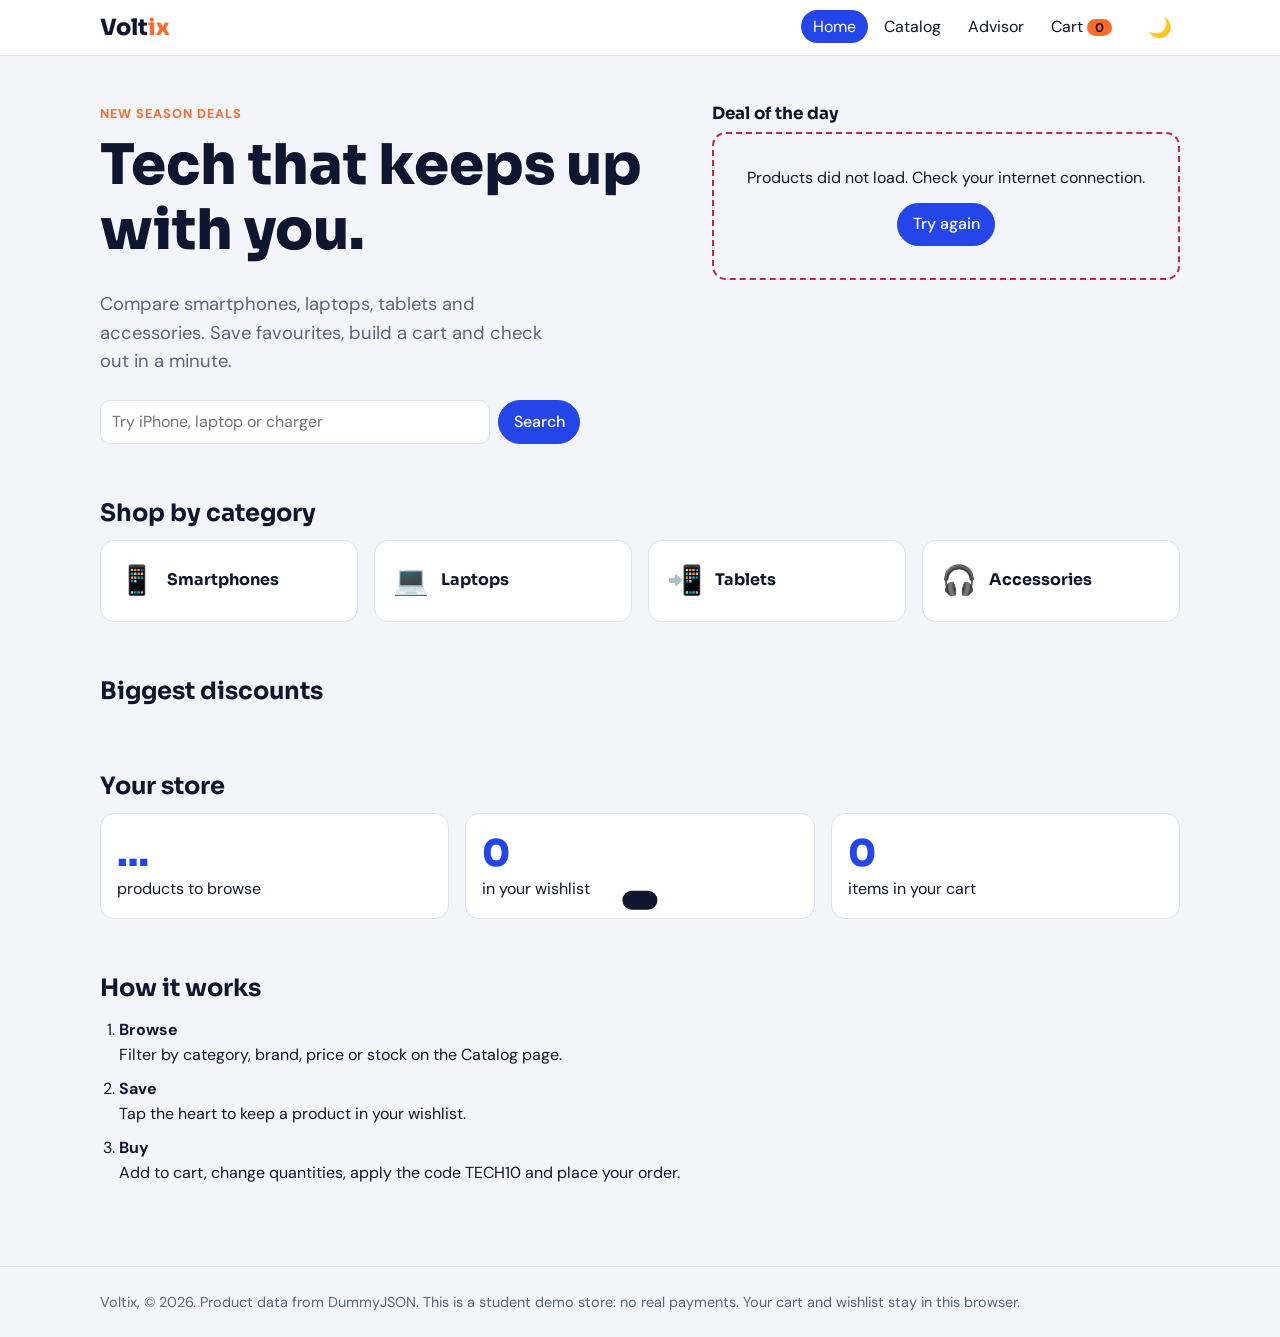
<file: techstore/index.html>
<!DOCTYPE html><html lang="en"><head><title>Voltix: phones, laptops and tablets</title><meta charset="utf-8"><meta name="viewport" content="width=device-width, initial-scale=1">
<link rel="preconnect" href="https://fonts.googleapis.com"><link rel="preconnect" href="https://fonts.gstatic.com" crossorigin>
<link href="https://fonts.googleapis.com/css2?family=Sora:wght@600;800&family=DM+Sans:wght@400;500;700&display=swap" rel="stylesheet">
<link rel="stylesheet" href="style.css"><script src="script.js" defer></script></head><body data-page="home">
<header class="site-header"><div class="wrap nav">
  <a class="logo" href="index.html">Volt<span>ix</span></a>
  <nav aria-label="Main"><a href="index.html" aria-current="page">Home</a><a href="products.html">Catalog</a><a href="advisor.html">Advisor</a><a href="cart.html">Cart <span class="pill" data-count="cart">0</span></a></nav>
  <button id="themeBtn" class="icon-btn" aria-label="Switch light or dark theme">🌙</button>
</div></header>
<main>
<section class="hero"><div class="wrap hero-grid">
  <div>
    <p class="eyebrow">New season deals</p>
    <h1>Tech that keeps up with you.</h1>
    <p class="lead">Compare smartphones, laptops, tablets and accessories. Save favourites, build a cart and check out in a minute.</p>
    <form class="hero-search" action="products.html" method="get" role="search">
      <label for="q" class="sr">Search products</label>
      <input id="q" name="q" type="search" placeholder="Try iPhone, laptop or charger" required>
      <button class="btn primary" type="submit">Search</button>
    </form>
  </div>
  <div><h2 class="small-h">Deal of the day</h2><div id="daily" aria-live="polite"></div></div>
</div></section>

<section class="wrap block"><h2>Shop by category</h2>
  <div class="cats">
    <a class="cat" href="products.html?cat=smartphones"><span>📱</span>Smartphones</a>
    <a class="cat" href="products.html?cat=laptops"><span>💻</span>Laptops</a>
    <a class="cat" href="products.html?cat=tablets"><span>📲</span>Tablets</a>
    <a class="cat" href="products.html?cat=mobile-accessories"><span>🎧</span>Accessories</a>
  </div></section>

<section class="wrap block"><h2>Biggest discounts</h2><div id="top" class="grid" aria-live="polite"></div></section>

<section class="wrap block"><h2>Your store</h2>
  <div class="stats">
    <div><strong data-count="products">…</strong><span>products to browse</span></div>
    <div><strong data-count="wish">0</strong><span>in your wishlist</span></div>
    <div><strong data-count="cart">0</strong><span>items in your cart</span></div>
  </div></section>

<section class="wrap block"><h2>How it works</h2>
  <ol class="steps">
    <li><b>Browse</b> Filter by category, brand, price or stock on the Catalog page.</li>
    <li><b>Save</b> Tap the heart to keep a product in your wishlist.</li>
    <li><b>Buy</b> Add to cart, change quantities, apply the code TECH10 and place your order.</li>
  </ol></section>
</main>
<footer class="site-footer"><div class="wrap">Voltix, © <span id="year"></span>. Product data from DummyJSON. This is a student demo store: no real payments. Your cart and wishlist stay in this browser.</div></footer>
<div id="toast" class="toast" role="status" aria-live="polite"></div><dialog id="modal" aria-label="Product details"></dialog></body></html>
</file>
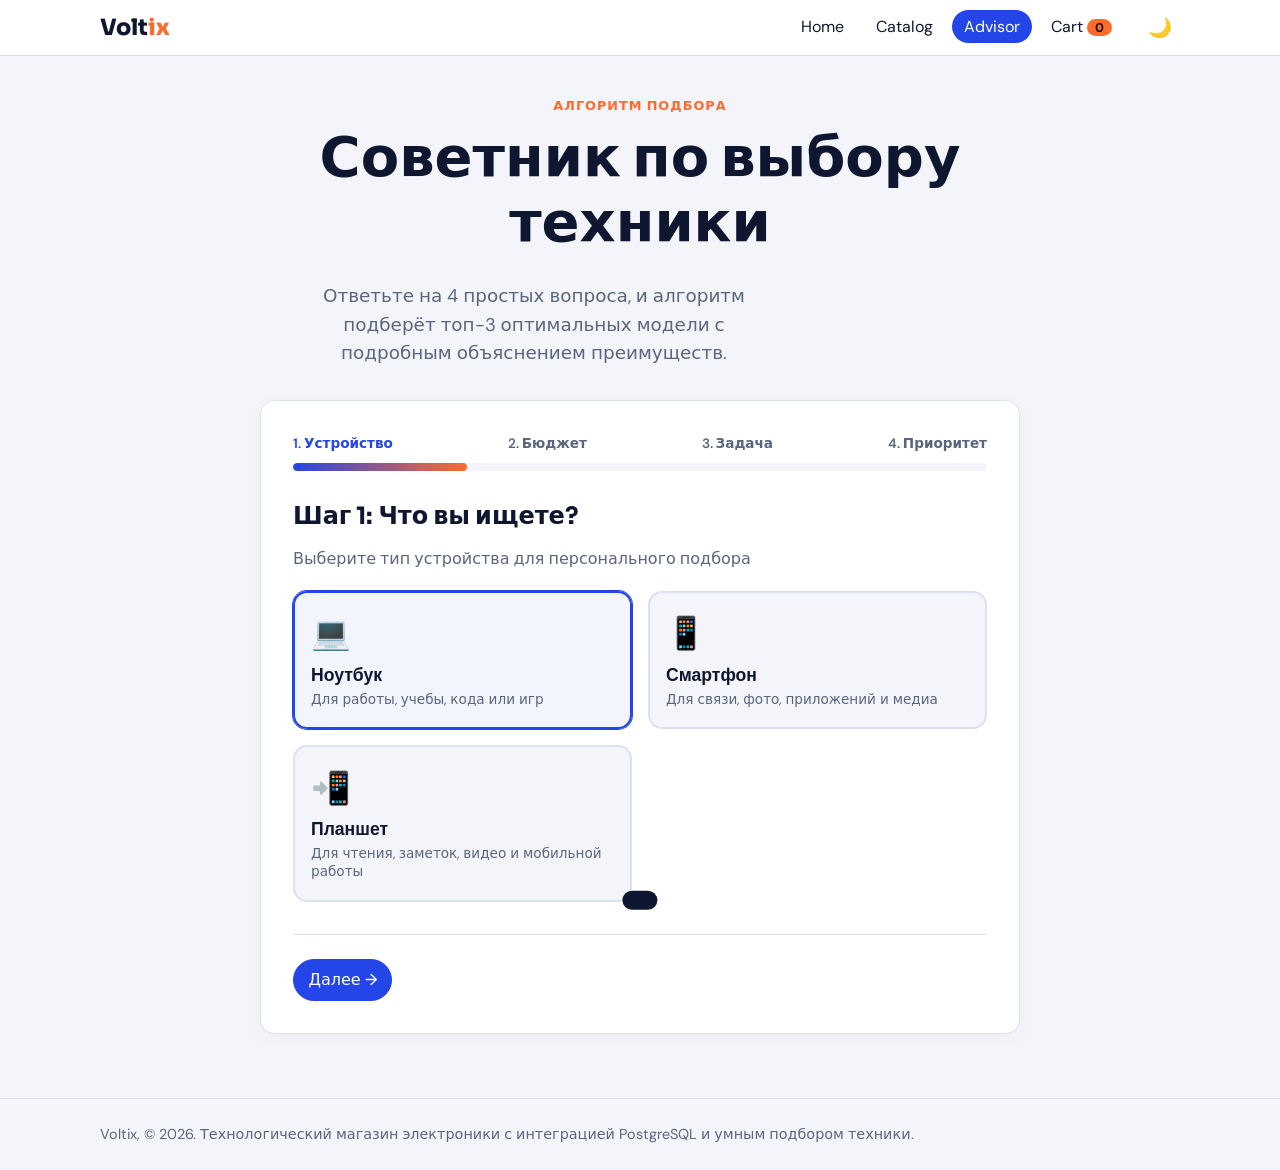
<file: techstore/advisor.html>
<!DOCTYPE html>
<html lang="ru">
<head>
  <title>Умный подбор техники | Voltix</title>
  <meta charset="utf-8">
  <meta name="viewport" content="width=device-width, initial-scale=1">
  <link rel="preconnect" href="https://fonts.googleapis.com">
  <link rel="preconnect" href="https://fonts.gstatic.com" crossorigin>
  <link href="https://fonts.googleapis.com/css2?family=Sora:wght@600;800&family=DM+Sans:wght@400;500;700&display=swap" rel="stylesheet">
  <link rel="stylesheet" href="style.css">
  <script src="script.js" defer></script>
</head>
<body data-page="advisor">
  <header class="site-header">
    <div class="wrap nav">
      <a class="logo" href="index.html">Volt<span>ix</span></a>
      <nav aria-label="Main">
        <a href="index.html">Home</a>
        <a href="products.html">Catalog</a>
        <a href="advisor.html" aria-current="page">Advisor</a>
        <a href="cart.html">Cart <span class="pill" data-count="cart">0</span></a>
      </nav>
      <button id="themeBtn" class="icon-btn" aria-label="Switch light or dark theme">🌙</button>
    </div>
  </header>

  <main class="wrap block">
    <div class="advisor-header">
      <p class="eyebrow">Алгоритм подбора</p>
      <h1>Советник по выбору техники</h1>
      <p class="lead">Ответьте на 4 простых вопроса, и алгоритм подберёт топ-3 оптимальных модели с подробным объяснением преимуществ.</p>
    </div>

    <div class="advisor-card">
      <!-- Прогресс-бар -->
      <div class="advisor-progress-wrap" aria-label="Прогресс заполнения формы">
        <div class="advisor-steps-labels">
          <span class="step-label active" data-step="1">1. Устройство</span>
          <span class="step-label" data-step="2">2. Бюджет</span>
          <span class="step-label" data-step="3">3. Задача</span>
          <span class="step-label" data-step="4">4. Приоритет</span>
        </div>
        <div class="advisor-progress-track" role="progressbar" aria-valuemin="1" aria-valuemax="4" aria-valuenow="1" id="progressTrack">
          <div id="progressBar" class="advisor-progress-bar" style="width: 25%;"></div>
        </div>
      </div>

      <!-- Форма шагов -->
      <form id="advisorForm" onsubmit="return false;">
        <!-- Шаг 1: Категория -->
        <div class="advisor-step active" id="step1">
          <h2 id="step1-title">Шаг 1: Что вы ищете?</h2>
          <p class="muted">Выберите тип устройства для персонального подбора</p>
          <div class="choice-grid" role="group" aria-labelledby="step1-title">
            <button type="button" class="choice-btn selected" data-value="laptops" aria-pressed="true">
              <span class="choice-icon">💻</span>
              <strong>Ноутбук</strong>
              <small>Для работы, учебы, кода или игр</small>
            </button>
            <button type="button" class="choice-btn" data-value="smartphones" aria-pressed="false">
              <span class="choice-icon">📱</span>
              <strong>Смартфон</strong>
              <small>Для связи, фото, приложений и медиа</small>
            </button>
            <button type="button" class="choice-btn" data-value="tablets" aria-pressed="false">
              <span class="choice-icon">📲</span>
              <strong>Планшет</strong>
              <small>Для чтения, заметок, видео и мобильной работы</small>
            </button>
          </div>
        </div>

        <!-- Шаг 2: Бюджет -->
        <div class="advisor-step" id="step2">
          <h2 id="step2-title">Шаг 2: Какой у вас бюджет?</h2>
          <p class="muted">Укажите максимальную комфортную сумму в долларах ($)</p>
          
          <div id="budgetChips" class="range-chips" role="group" aria-labelledby="step2-title">
            <!-- Динамически заполняется в зависимости от категории -->
          </div>

          <div class="budget-input-group">
            <label for="budgetInput">Либо введите точную сумму ($):</label>
            <div class="budget-input-wrapper">
              <span class="currency-symbol">$</span>
              <input type="number" id="budgetInput" min="50" max="10000" step="50" value="1500" required aria-label="Максимальный бюджет в долларах">
            </div>
            <div id="budgetHint" class="muted" style="margin-top: .4rem; font-size: .85rem;"></div>
          </div>
        </div>

        <!-- Шаг 3: Основная задача -->
        <div class="advisor-step" id="step3">
          <h2 id="step3-title">Шаг 3: Главная задача устройства</h2>
          <p class="muted">Под какой ключевой сценарий вы выбираете модель?</p>
          <div id="useCaseGrid" class="choice-grid mini" role="group" aria-labelledby="step3-title">
            <!-- Динамически заполняется -->
          </div>
        </div>

        <!-- Шаг 4: Приоритет характеристик -->
        <div class="advisor-step" id="step4">
          <h2 id="step4-title">Шаг 4: Главный приоритет</h2>
          <p class="muted">На какую характеристику обратить особое внимание?</p>
          <div id="priorityGrid" class="choice-grid mini" role="group" aria-labelledby="step4-title">
            <!-- Динамически заполняется -->
          </div>
        </div>

        <!-- Кнопки управления -->
        <div class="advisor-controls">
          <button type="button" id="prevBtn" class="btn" style="display: none;">← Назад</button>
          <button type="button" id="nextBtn" class="btn primary">Далее →</button>
          <button type="button" id="submitBtn" class="btn primary" style="display: none;">Подобрать устройства 🚀</button>
        </div>
      </form>
    </div>

    <!-- Блок результатов -->
    <section id="resultsSection" class="advisor-results-section" style="display: none;" tabindex="-1" aria-labelledby="resultsHeading">
      <div class="results-header">
        <h2 id="resultsHeading">Рекомендованные устройства</h2>
        <p class="muted">Топ-3 модели, наилучшим образом соответствующие вашим критериям</p>
      </div>
      <div id="advisorResults" class="grid" aria-live="polite"></div>
      <div style="text-align: center; margin-top: 1.5rem;">
        <button type="button" id="restartBtn" class="btn">↺ Пройти подбор заново</button>
      </div>
    </section>
  </main>

  <footer class="site-footer">
    <div class="wrap">Voltix, © <span id="year"></span>. Технологический магазин электроники с интеграцией PostgreSQL и умным подбором техники.</div>
  </footer>

  <div id="toast" class="toast" role="status" aria-live="polite"></div>
  <dialog id="modal" aria-label="Product details"></dialog>
</body>
</html>
</file>
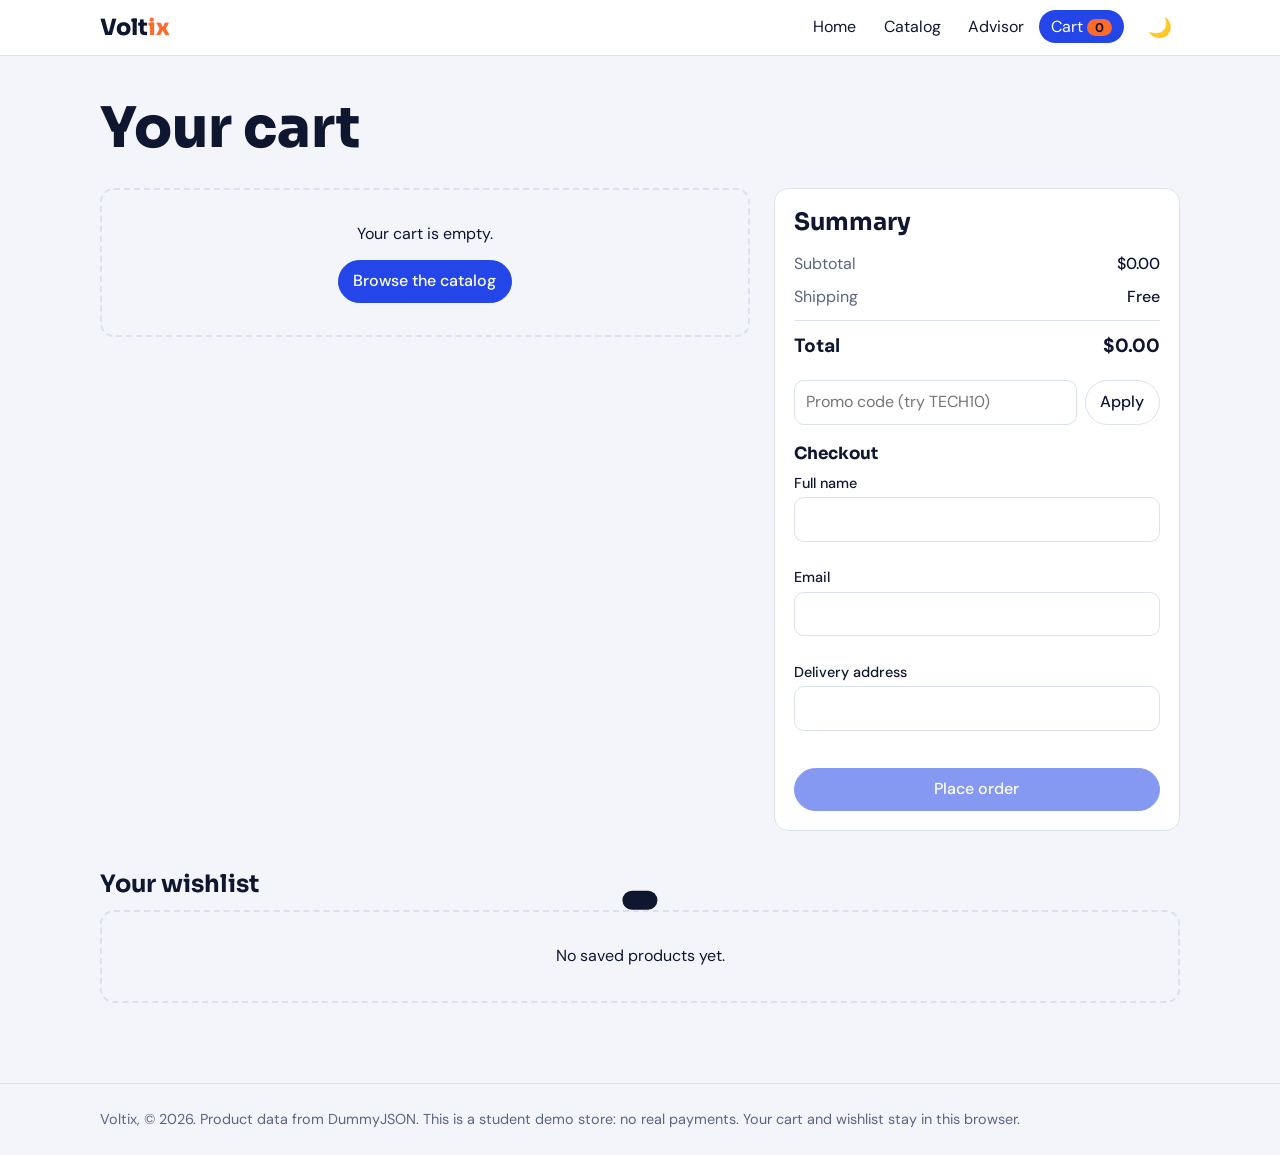
<file: techstore/cart.html>
<!DOCTYPE html><html lang="en"><head><title>Cart | Voltix</title><meta charset="utf-8"><meta name="viewport" content="width=device-width, initial-scale=1">
<link rel="preconnect" href="https://fonts.googleapis.com"><link rel="preconnect" href="https://fonts.gstatic.com" crossorigin>
<link href="https://fonts.googleapis.com/css2?family=Sora:wght@600;800&family=DM+Sans:wght@400;500;700&display=swap" rel="stylesheet">
<link rel="stylesheet" href="style.css"><script src="script.js" defer></script></head><body data-page="cart">
<header class="site-header"><div class="wrap nav">
  <a class="logo" href="index.html">Volt<span>ix</span></a>
  <nav aria-label="Main"><a href="index.html">Home</a><a href="products.html">Catalog</a><a href="advisor.html">Advisor</a><a href="cart.html" aria-current="page">Cart <span class="pill" data-count="cart">0</span></a></nav>
  <button id="themeBtn" class="icon-btn" aria-label="Switch light or dark theme">🌙</button>
</div></header>
<main class="wrap block">
  <h1>Your cart</h1>
  <div class="cart-layout">
    <section aria-label="Cart items"><div id="lines"></div></section>
    <aside class="summary" aria-label="Order summary">
      <h2>Summary</h2>
      <dl id="totals"></dl>
      <form id="promoForm" class="promo">
        <label for="promo" class="sr">Promo code</label>
        <input id="promo" type="text" placeholder="Promo code (try TECH10)" autocomplete="off">
        <button class="btn" type="submit">Apply</button>
      </form>
      <form id="checkout" novalidate>
        <h3>Checkout</h3>
        <label for="name">Full name</label><input id="name" required autocomplete="name">
        <p class="err" id="nameErr"></p>
        <label for="email">Email</label><input id="email" type="email" required autocomplete="email">
        <p class="err" id="emailErr"></p>
        <label for="address">Delivery address</label><input id="address" required autocomplete="street-address">
        <p class="err" id="addressErr"></p>
        <button id="placeBtn" class="btn primary wide" type="submit">Place order</button>
      </form>
    </aside>
  </div>
  <section class="block"><h2>Your wishlist</h2><div id="wish" class="grid" aria-live="polite"></div></section>
</main>
<footer class="site-footer"><div class="wrap">Voltix, © <span id="year"></span>. Product data from DummyJSON. This is a student demo store: no real payments. Your cart and wishlist stay in this browser.</div></footer>
<div id="toast" class="toast" role="status" aria-live="polite"></div><dialog id="modal" aria-label="Product details"></dialog></body></html>
</file>
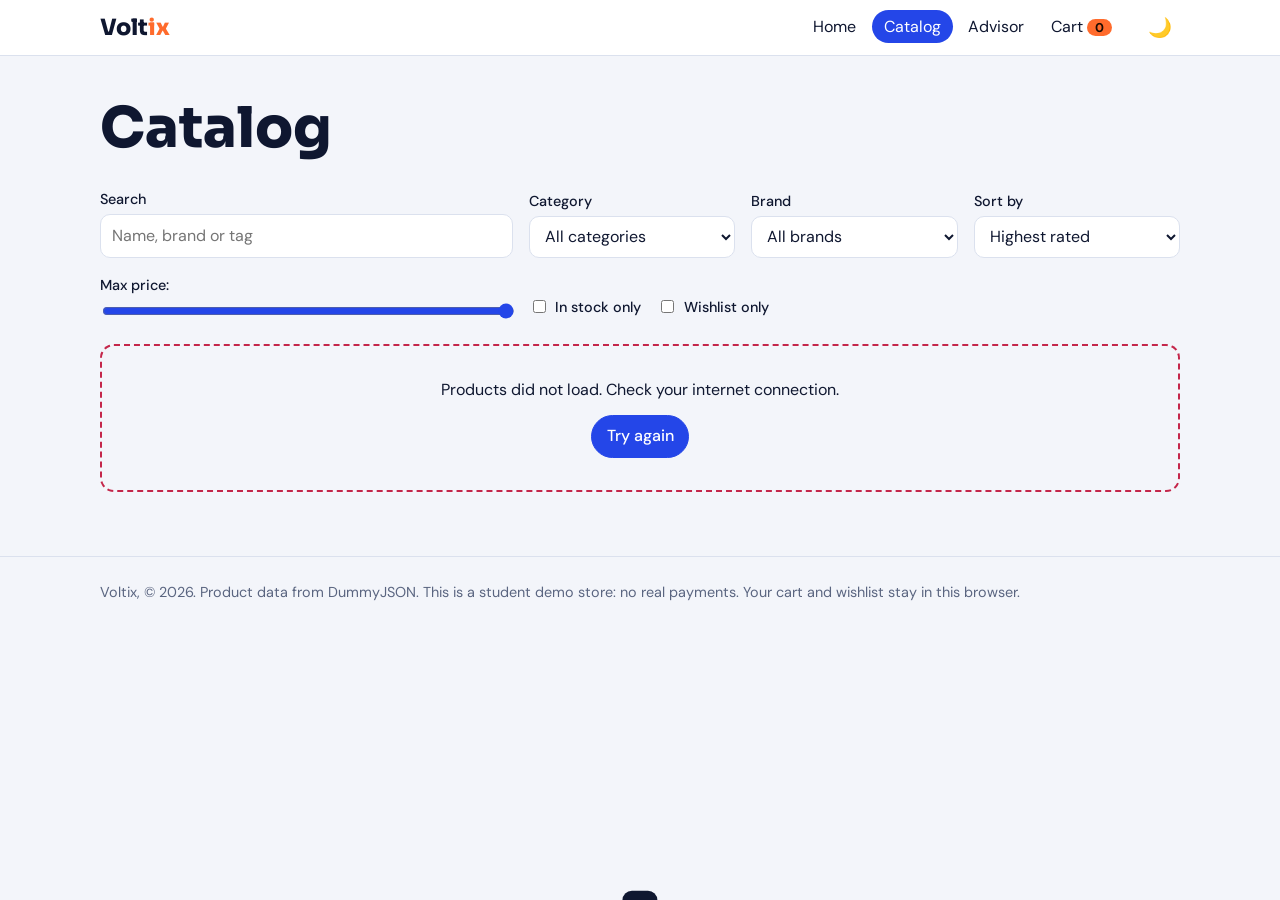
<file: techstore/products.html>
<!DOCTYPE html><html lang="en"><head><title>Catalog | Voltix</title><meta charset="utf-8"><meta name="viewport" content="width=device-width, initial-scale=1">
<link rel="preconnect" href="https://fonts.googleapis.com"><link rel="preconnect" href="https://fonts.gstatic.com" crossorigin>
<link href="https://fonts.googleapis.com/css2?family=Sora:wght@600;800&family=DM+Sans:wght@400;500;700&display=swap" rel="stylesheet">
<link rel="stylesheet" href="style.css"><script src="script.js" defer></script></head><body data-page="products">
<header class="site-header"><div class="wrap nav">
  <a class="logo" href="index.html">Volt<span>ix</span></a>
  <nav aria-label="Main"><a href="index.html">Home</a><a href="products.html" aria-current="page">Catalog</a><a href="advisor.html">Advisor</a><a href="cart.html">Cart <span class="pill" data-count="cart">0</span></a></nav>
  <button id="themeBtn" class="icon-btn" aria-label="Switch light or dark theme">🌙</button>
</div></header>
<main class="wrap block">
  <h1>Catalog</h1>
  <div class="toolbar">
    <div><label for="search">Search</label><input id="search" type="search" placeholder="Name, brand or tag"></div>
    <div><label for="category">Category</label><select id="category"><option value="">All categories</option></select></div>
    <div><label for="brand">Brand</label><select id="brand"><option value="">All brands</option></select></div>
    <div><label for="sort">Sort by</label><select id="sort"><option value="rating">Highest rated</option><option value="priceAsc">Price: low to high</option><option value="priceDesc">Price: high to low</option><option value="discount">Biggest discount</option><option value="name">Name A to Z</option></select></div>
    <div><label for="maxPrice">Max price: <output id="maxOut"></output></label><input id="maxPrice" type="range" min="0" max="100" step="10" value="100"></div>
    <div class="checks"><label class="check"><input id="inStock" type="checkbox"> In stock only</label><label class="check"><input id="onlyWish" type="checkbox"> Wishlist only</label></div>
  </div>
  <p id="count" class="muted" aria-live="polite"></p>
  <div id="grid" class="grid"></div>
</main>
<footer class="site-footer"><div class="wrap">Voltix, © <span id="year"></span>. Product data from DummyJSON. This is a student demo store: no real payments. Your cart and wishlist stay in this browser.</div></footer>
<div id="toast" class="toast" role="status" aria-live="polite"></div><dialog id="modal" aria-label="Product details"></dialog></body></html>
</file>
<file: techstore/style.css>
:root{--bg:#f3f5fa;--surface:#fff;--ink:#0f1730;--muted:#5a6580;--line:#dbe1ee;--brand:#2446e8;--on-brand:#fff;--accent:#ff6b2c;--good:#12805c;--bad:#c4264a;--r:14px}
[data-theme=dark]{--bg:#0a0f1f;--surface:#121a33;--ink:#e9edfb;--muted:#9aa6c8;--line:#232e52;--brand:#7c97ff;--on-brand:#0a0f1f;--accent:#ff8a57;--good:#4cd6a0;--bad:#ff7b9c}
*{box-sizing:border-box}
body{margin:0;background:var(--bg);color:var(--ink);font:16px/1.55 "DM Sans",system-ui,sans-serif}
h1,h2,h3,h4{font-family:Sora,system-ui,sans-serif;line-height:1.15;margin:0 0 .5em}
h1{font-size:clamp(2.1rem,6vw,3.5rem);font-weight:800}h2{font-size:1.5rem}h3{font-size:1.05rem}
.small-h{font-size:1.05rem}a{color:inherit}
.wrap{max-width:1120px;margin:0 auto;padding:0 1.25rem}.block{padding-top:2.5rem;padding-bottom:1rem}
.sr{position:absolute;width:1px;height:1px;overflow:hidden;clip:rect(0 0 0 0)}
.muted{color:var(--muted)}
:focus-visible{outline:3px solid var(--accent);outline-offset:2px}
.site-header{position:sticky;top:0;z-index:5;background:var(--surface);border-bottom:1px solid var(--line)}
.nav{display:flex;align-items:center;gap:1rem;flex-wrap:wrap;padding-top:.7rem;padding-bottom:.7rem}
.logo{font:800 1.4rem Sora,sans-serif;text-decoration:none;margin-right:auto}.logo span{color:var(--accent)}
nav a{text-decoration:none;padding:.4rem .75rem;border-radius:99px;margin-left:.2rem}
nav a:hover{background:var(--bg)}nav a[aria-current]{background:var(--brand);color:var(--on-brand)}
.pill{background:var(--accent);color:#1a0b02;border-radius:99px;padding:0 .5rem;font-size:.8rem;font-weight:700}
.btn{font:inherit;font-weight:500;border:1px solid var(--line);background:var(--surface);color:var(--ink);padding:.5rem .9rem;border-radius:99px;cursor:pointer;text-decoration:none;display:inline-block}
.btn:hover{border-color:var(--brand)}.btn:disabled{opacity:.55;cursor:not-allowed}
.btn.primary{background:var(--brand);color:var(--on-brand);border-color:var(--brand)}
.btn.wide{width:100%;margin-top:.8rem}
.btn.fav.on{color:var(--bad);border-color:var(--bad)}
.icon-btn{border:0;background:none;font-size:1.2rem;cursor:pointer;color:inherit;padding:.3rem .5rem;border-radius:8px}
input,select{font:inherit;color:var(--ink);background:var(--surface);border:1px solid var(--line);border-radius:10px;padding:.55rem .7rem;width:100%}
input[type=range]{padding:0;accent-color:var(--brand)}
label{font-weight:500;font-size:.9rem;display:block;margin-bottom:.2rem}
.eyebrow{color:var(--accent);font-weight:700;text-transform:uppercase;letter-spacing:.08em;font-size:.8rem;margin:0 0 .6rem}
.hero{padding:3rem 0 1rem}
.hero-grid{display:grid;grid-template-columns:1.1fr .9fr;gap:2.5rem;align-items:start}
.lead{font-size:1.15rem;color:var(--muted);max-width:36ch}
.hero-search{display:flex;gap:.5rem;margin-top:1.5rem;max-width:30rem}
.cats{display:grid;grid-template-columns:repeat(auto-fit,minmax(200px,1fr));gap:1rem}
.cat{display:flex;align-items:center;gap:.8rem;background:var(--surface);border:1px solid var(--line);border-radius:var(--r);padding:1.1rem;text-decoration:none;font-weight:700;font-family:Sora,sans-serif}
.cat span{font-size:1.8rem}.cat:hover{border-color:var(--brand);transform:translateY(-2px)}
.grid{display:grid;grid-template-columns:repeat(auto-fill,minmax(265px,1fr));gap:1.1rem}
.card{background:var(--surface);border:1px solid var(--line);border-radius:var(--r);overflow:hidden;display:flex;flex-direction:column;position:relative}
.card img{width:100%;aspect-ratio:1/1;object-fit:contain;background:linear-gradient(var(--bg),var(--surface));padding:.6rem}
.badge{position:absolute;left:.7rem;top:.7rem;background:var(--accent);color:#1a0b02;font-weight:700;font-size:.8rem;border-radius:99px;padding:.1rem .6rem}
.card-body{padding:.9rem;display:flex;flex-direction:column;gap:.4rem;flex:1}
.brand{margin:0;color:var(--muted);font-size:.8rem;text-transform:uppercase;letter-spacing:.06em}
.card h3{margin:0}
.rating{margin:0;color:var(--muted);font-size:.9rem}
.price{display:flex;align-items:baseline;gap:.5rem;margin:0}.price strong{font:800 1.3rem Sora,sans-serif}.price s{color:var(--muted);font-size:.9rem}
.stock{font-size:.85rem;margin:0;font-weight:500}.stock.in{color:var(--good)}.stock.low{color:var(--accent)}.stock.out{color:var(--bad)}
.card-actions .btn.primary{flex:1;text-align:center}
.card-actions{display:flex;gap:.4rem;margin-top:auto;flex-wrap:wrap;padding-top:.4rem}
.toolbar{display:grid;grid-template-columns:2fr 1fr 1fr 1fr;gap:1rem;align-items:end;margin-bottom:1rem}
.checks{display:flex;gap:1rem;flex-wrap:wrap;grid-column:span 2}
.check{display:flex;gap:.4rem;align-items:center;margin:0 0 .6rem}.check input{width:auto}
.stats{display:grid;grid-template-columns:repeat(auto-fit,minmax(180px,1fr));gap:1rem}
.stats div{background:var(--surface);border:1px solid var(--line);border-radius:var(--r);padding:1rem}
.stats strong{display:block;font:800 2.3rem Sora,sans-serif;color:var(--brand)}
.steps{padding-left:1.2rem;display:grid;gap:.6rem}.steps b{display:block}
.status{grid-column:1/-1;text-align:center;padding:2rem 1rem;border:2px dashed var(--line);border-radius:var(--r);display:flex;flex-direction:column;align-items:center;gap:.8rem}
.status.error{border-color:var(--bad)}
.spinner{width:1.6rem;height:1.6rem;border:3px solid var(--line);border-top-color:var(--brand);border-radius:50%;animation:spin .8s linear infinite}
@keyframes spin{to{transform:rotate(360deg)}}
.cart-layout{display:grid;grid-template-columns:1.6fr 1fr;gap:1.5rem;align-items:start}
.line{display:grid;grid-template-columns:80px 1fr auto;gap:.9rem;align-items:center;background:var(--surface);border:1px solid var(--line);border-radius:var(--r);padding:.7rem;margin-bottom:.7rem}
.line img{width:80px;height:80px;object-fit:contain;background:var(--bg);border-radius:10px}
.line h3{margin:0 0 .2rem}.line p{margin:0}
.qty{display:inline-flex;align-items:center;gap:.4rem;margin-top:.4rem}
.qty button{width:2rem;height:2rem;border-radius:50%;border:1px solid var(--line);background:var(--surface);color:var(--ink);cursor:pointer;font-size:1.1rem}
.qty output{min-width:1.5rem;text-align:center;font-weight:700}
.line-end{text-align:right;display:flex;flex-direction:column;align-items:flex-end;gap:.3rem}
.summary{position:sticky;top:5rem;background:var(--surface);border:1px solid var(--line);border-radius:var(--r);padding:1.2rem}
.summary dl{margin:0 0 1rem}.summary dl div{display:flex;justify-content:space-between;padding:.25rem 0}
.summary dt{color:var(--muted)}.summary dd{margin:0;font-weight:500}
.summary .total{border-top:1px solid var(--line);margin-top:.4rem;padding-top:.6rem;font-size:1.2rem}.total dt,.total dd{color:var(--ink);font-weight:800}
.promo{display:flex;gap:.5rem;margin-bottom:1.2rem}
#checkout h3{margin-top:.5rem}#checkout input{margin-bottom:.2rem}
.err{color:var(--bad);font-size:.85rem;min-height:1.1em;margin:0 0 .4rem}
.order-ok{text-align:center;padding:2rem 1rem}.order-ok h2{color:var(--good)}
dialog{border:0;border-radius:var(--r);padding:0;width:calc(100% - 2rem);max-width:720px;max-height:90vh;background:var(--surface);color:var(--ink)}
dialog::backdrop{background:rgba(5,9,22,.7)}
dialog .main-img{width:100%;height:280px;object-fit:contain;background:var(--bg);display:block}
.thumbs{display:flex;gap:.4rem;padding:.5rem 1.4rem 0;overflow-x:auto}
.thumbs button{border:2px solid var(--line);background:var(--bg);border-radius:8px;padding:0;cursor:pointer;width:56px;height:56px;flex:none}
.thumbs button[aria-current=true]{border-color:var(--brand)}.thumbs img{width:100%;height:100%;object-fit:contain}
.modal-body{padding:1rem 1.4rem 1.5rem}
.specs{width:100%;border-collapse:collapse;margin-bottom:1rem}.specs th,.specs td{text-align:left;padding:.35rem .5rem;border-bottom:1px solid var(--line);font-size:.95rem}.specs th{color:var(--muted);font-weight:500;width:40%}
.review{border-left:3px solid var(--line);padding-left:.7rem;margin:.5rem 0}.review p{margin:0}
.review-form{margin-top:1rem;padding-top:1rem;border-top:1px solid var(--line);display:flex;flex-direction:column;gap:.5rem}
.review-form h4{margin:0 0 .2rem}
.review-form-row{display:flex;gap:.5rem}
.review-form input,.review-form select{padding:.45rem .6rem;border:1px solid var(--line);border-radius:8px;background:var(--bg);color:var(--ink);font-size:.9rem}
.review-form-row input{flex:2}
.review-form-row select{flex:1}
.close{position:absolute;right:.6rem;top:.6rem;background:var(--surface);border-radius:50%;width:2.2rem;height:2.2rem}
.toast{position:fixed;left:50%;bottom:1.2rem;transform:translate(-50%,150%);background:var(--ink);color:var(--bg);padding:.6rem 1.1rem;border-radius:99px;transition:transform .25s;z-index:20}
.toast.show{transform:translate(-50%,0)}
.site-footer{margin-top:3rem;padding:1.5rem 0;border-top:1px solid var(--line);color:var(--muted);font-size:.9rem}
@media(max-width:860px){.hero-grid,.cart-layout{grid-template-columns:1fr}.toolbar{grid-template-columns:1fr 1fr}.toolbar>:first-child,.checks{grid-column:1/-1}.nav nav{order:3;width:100%;display:flex;overflow-x:auto}.summary{position:static}}
@media(prefers-reduced-motion:reduce){*{animation:none!important;transition:none!important}}


/* ---- Advisor styles ---- */
.advisor-header{text-align:center;max-width:680px;margin:0 auto 2rem}
.advisor-card{background:var(--surface);border:1px solid var(--line);border-radius:var(--r);padding:2rem;max-width:760px;margin:0 auto;box-shadow:0 4px 20px rgba(0,0,0,.03)}
.advisor-progress-wrap{margin-bottom:2rem}
.advisor-steps-labels{display:flex;justify-content:space-between;margin-bottom:.6rem;font-size:.85rem;color:var(--muted);font-weight:600}
.step-label.active{color:var(--brand)}
.step-label.done{color:var(--good)}
.advisor-progress-track{height:8px;background:var(--bg);border-radius:99px;overflow:hidden}
.advisor-progress-bar{height:100%;background:linear-gradient(90deg,var(--brand),var(--accent));border-radius:99px;transition:width .35s ease}
@keyframes stepFadeIn{from{opacity:0;transform:translateY(10px)}to{opacity:1;transform:translateY(0)}}
.advisor-step{display:none}
.advisor-step.active{display:block;animation:stepFadeIn .3s cubic-bezier(.16,1,.3,1) forwards}
@media(prefers-reduced-motion:reduce){.advisor-step.active{animation:none}}
.choice-grid{display:grid;grid-template-columns:repeat(auto-fit,minmax(240px,1fr));gap:1rem;margin-top:1.2rem}
.choice-grid.mini{grid-template-columns:repeat(auto-fit,minmax(180px,1fr))}
.choice-btn{background:var(--bg);border:2px solid var(--line);border-radius:var(--r);padding:1.2rem 1rem;cursor:pointer;color:var(--ink);text-align:left;display:flex;flex-direction:column;gap:.3rem;transition:all .2s ease;font-family:inherit}
.choice-btn:hover{border-color:var(--brand);transform:translateY(-2px)}
.choice-btn.selected{border-color:var(--brand);background:rgba(36,70,232,.06);box-shadow:0 0 0 1px var(--brand)}
[data-theme=dark] .choice-btn.selected{background:rgba(124,151,255,.12)}
.choice-icon{font-size:2rem;margin-bottom:.3rem}
.choice-btn strong{font:700 1.1rem Sora,sans-serif}
.choice-btn small{color:var(--muted);font-size:.85rem;line-height:1.3}
.range-chips{display:flex;flex-wrap:wrap;gap:.6rem;margin-top:1rem}
.range-chip{background:var(--bg);border:1px solid var(--line);border-radius:99px;padding:.5rem 1rem;font:inherit;font-size:.9rem;font-weight:600;color:var(--ink);cursor:pointer;transition:all .2s ease}
.range-chip:hover{border-color:var(--brand)}
.range-chip.selected{background:var(--brand);color:var(--on-brand);border-color:var(--brand)}
.budget-input-group{margin-top:1.5rem}
.budget-input-wrapper{display:flex;align-items:center;position:relative;max-width:240px;margin-top:.4rem}
.currency-symbol{position:absolute;left:.8rem;font-weight:700;color:var(--muted);font-size:1.1rem}
.budget-input-wrapper input{padding-left:2rem;font-weight:700;font-size:1.1rem}
.advisor-controls{display:flex;justify-content:space-between;gap:1rem;margin-top:2rem;padding-top:1.5rem;border-top:1px solid var(--line)}
.advisor-results-section{margin-top:3rem}
.results-header{text-align:center;margin-bottom:1.5rem}
.advisor-score-badge{position:absolute;right:.7rem;top:.7rem;background:var(--brand);color:var(--on-brand);font-weight:700;font-size:.78rem;border-radius:99px;padding:.2rem .6rem;z-index:1}
.advisor-reasons{margin-top:.5rem;padding:.7rem;background:var(--bg);border-radius:8px;font-size:.85rem}
.advisor-reasons-title{display:block;margin-bottom:.3rem;color:var(--accent);font-size:.8rem;text-transform:uppercase;letter-spacing:.05em}
.advisor-reasons ul{margin:0;padding-left:1.1rem;display:flex;flex-direction:column;gap:.25rem}
.advisor-reasons li{line-height:1.3}
</file>
